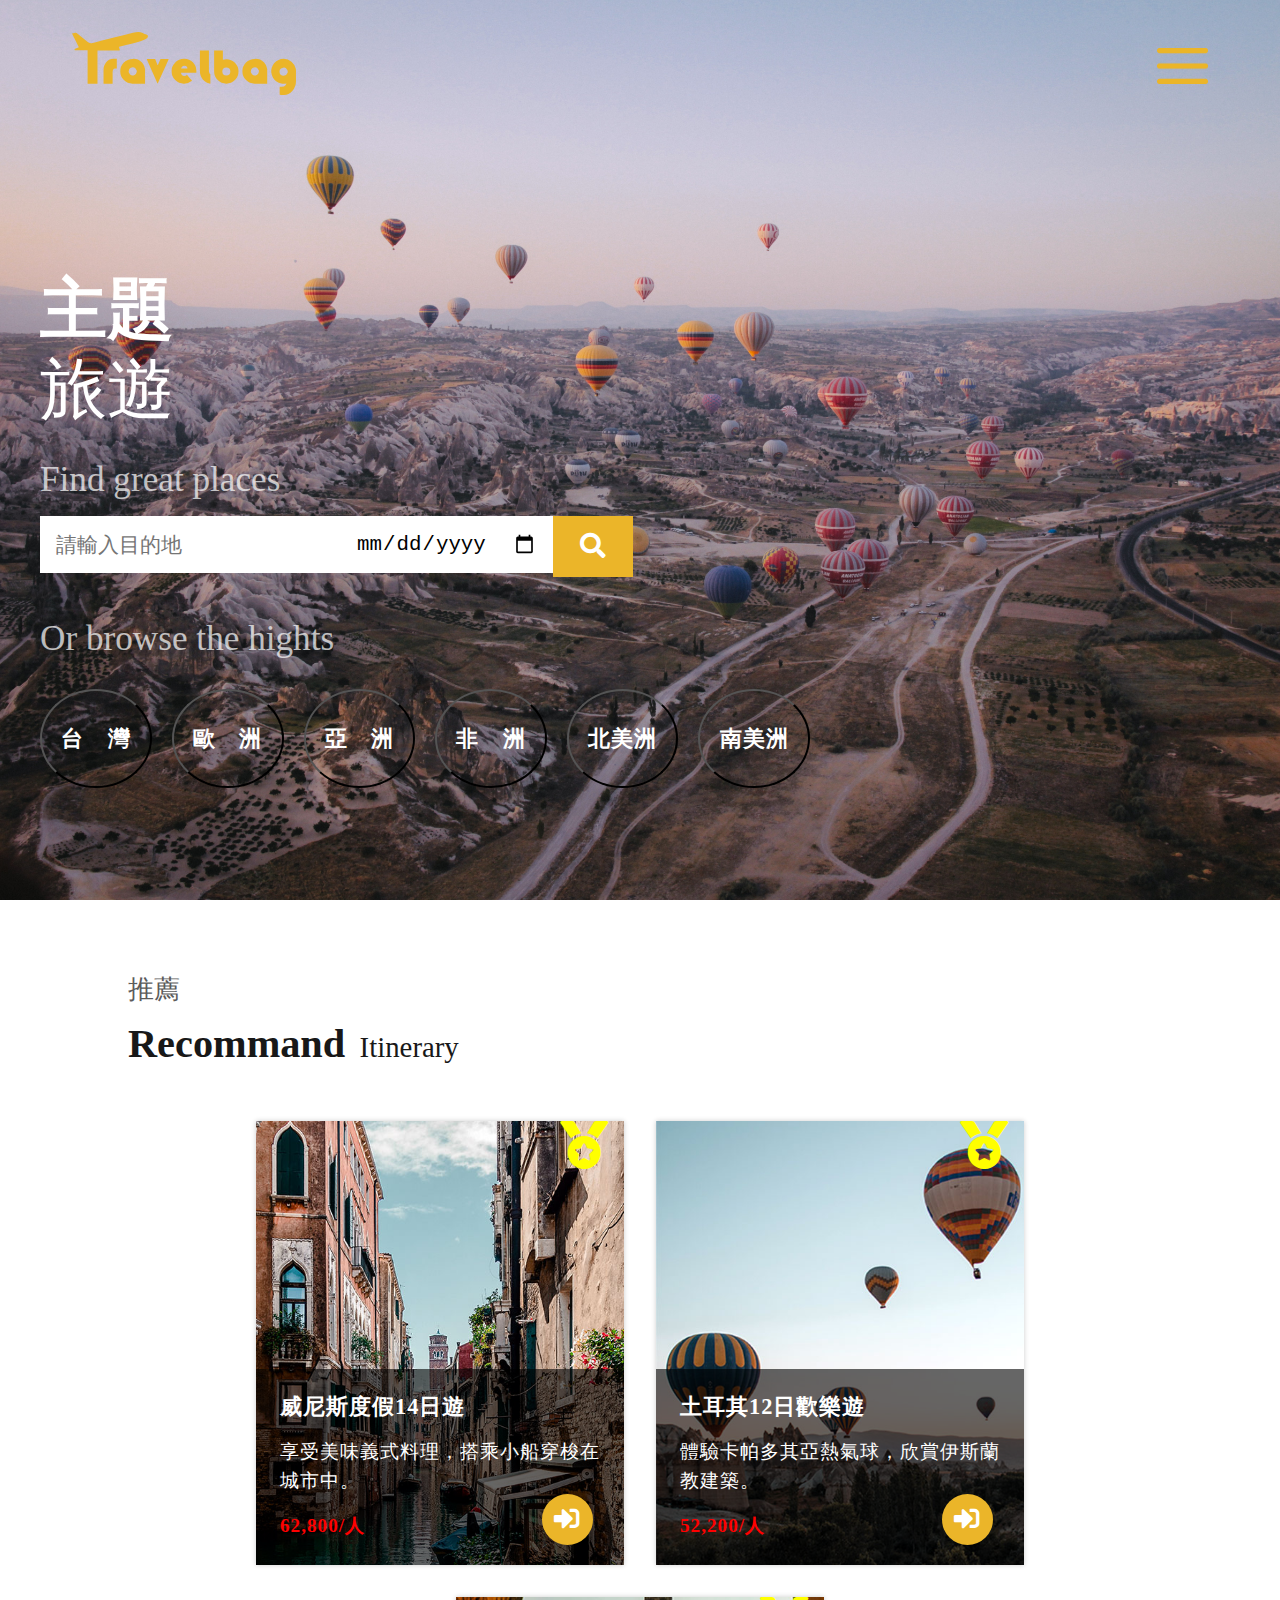
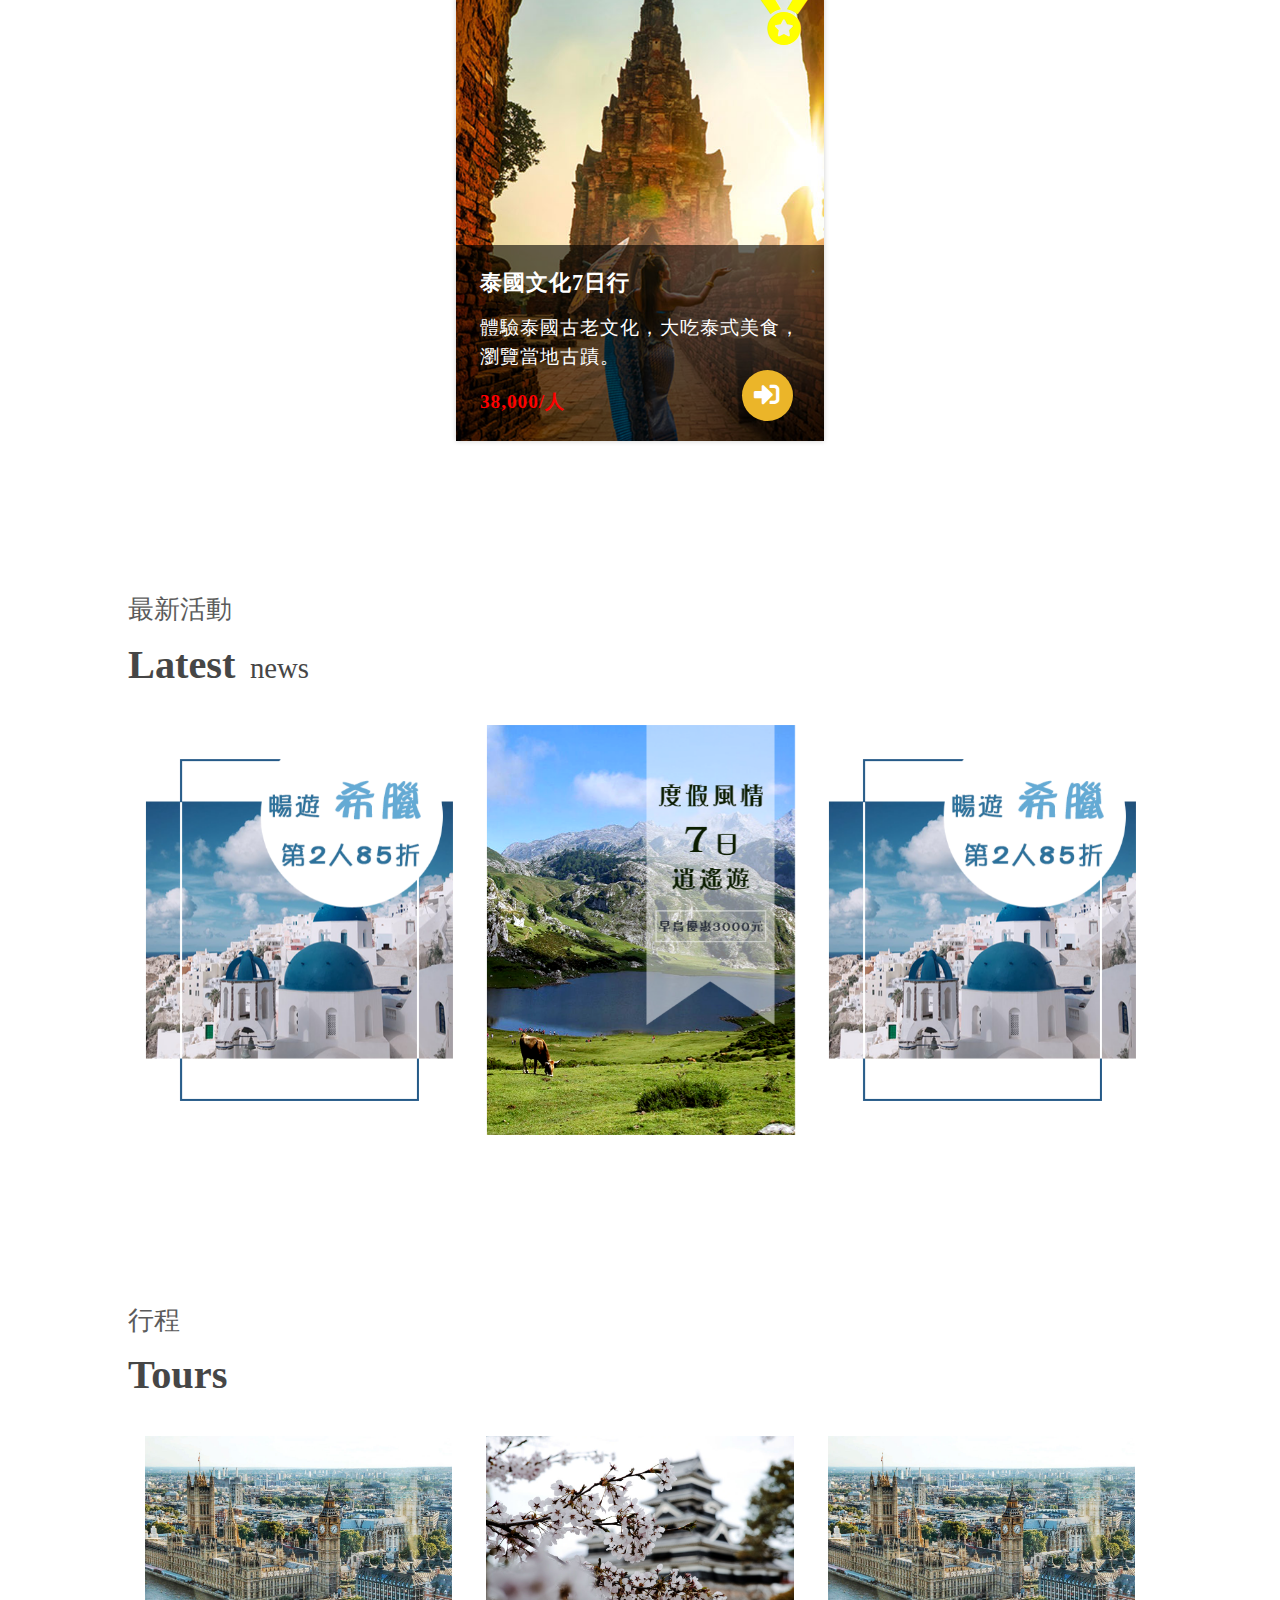
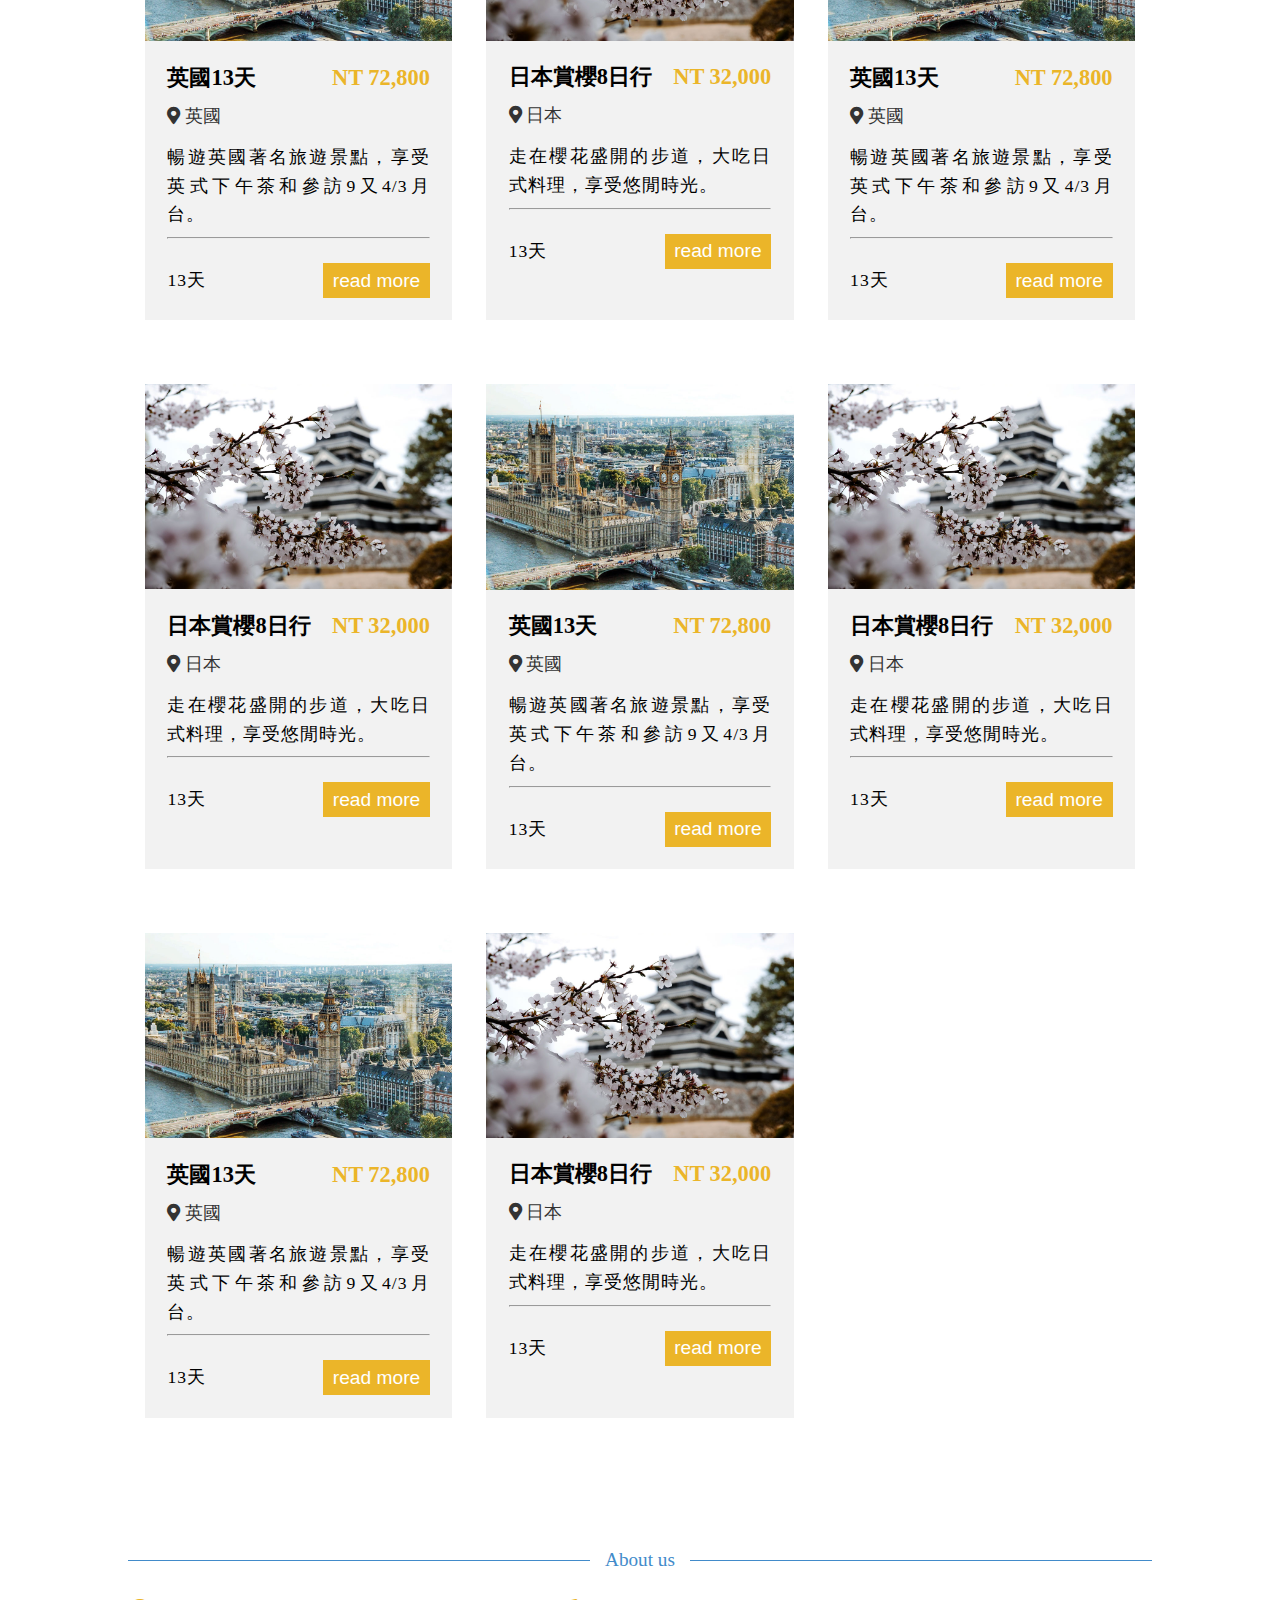
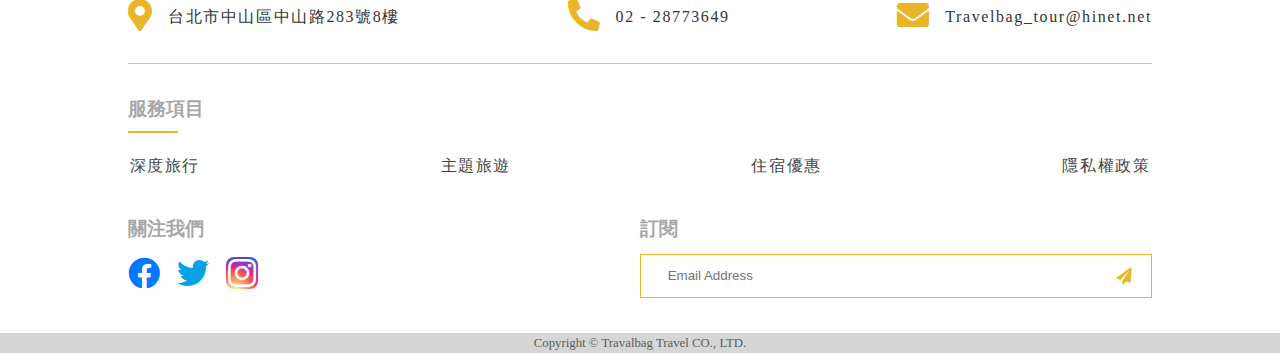
<file: theme.html>
<!DOCTYPE html>
<html lang="en">
<head>
  <meta charset="UTF-8">
  <meta http-equiv="X-UA-Compatible" content="IE=edge">
  <meta name="viewport" content="width=device-width, initial-scale=1.0">
  <title>Travelbag</title>
  <link rel="stylesheet" href="css/reset.css">
  <link rel="stylesheet" href="css/theme.css">
  <link rel="stylesheet" href="https://cdnjs.cloudflare.com/ajax/libs/font-awesome/5.15.3/css/all.min.css">
  <link rel="stylesheet" href="https://cdnjs.cloudflare.com/ajax/libs/OwlCarousel2/2.3.4/assets/owl.carousel.min.css">
  
</head>
<body>
  <!-- header section start -->
  <header>
    <div class="nav">
    <div class="header">
      <div class="logo">
        <img src="images/logo.svg">
      </div>
      <div class="menu">
        <img class="bars" src="images/menu.svg">
      </div>
    </div>
    </div>
  
      <nav class="navbar">
        <ul>
          <li style="--i:1;"><a href="index.html">首頁</a></li>
          <li style="--i:2;"><a href="deep.html">深度旅行</a></li>
          <li style="--i:3;"><a href="accommodation.html">住宿優惠</a></li>
          <li style="--i:4;"><a href="discussion.html">討論區</a></li>
          <li style="--i:5;"><a href="#">登入 / 註冊</a></li>
        </ul>
      </nav>
  
  </header>
<!-- header section end -->

<!-- banner section start -->
<section class="first" id="first">
  <div class="banner-bg">
    <img src="images/theme/banner-bg.jpg" alt="">
  </div>

  <div class="banner">
    <div>
      <h1 class="banner-title">
        <span>主題</span>旅遊
      </h1>
      <p class="banner-text">Find great places</p>

      <form class="banner-form">
        
          <input type="text" class="form-control" placeholder="請輸入目的地">
        
          <input type="date">
        
          <button class="submit-btn">
            <i class="fas fa-search"></i>
          </button>
      </form>

      <p class="banner-text">Or browse the hights</p>

      <div class="banner-btn">
        <button type="button" class="banner-btn">
          <span>台&emsp;灣</span>
        </button>

        <button type="button" class="banner-btn">
          <span>歐&emsp;洲</span>
        </button>

        <button type="button" class="banner-btn">
          <span>亞&emsp;洲</span>
        </button>

        <button type="button" class="banner-btn">
          <span>非&emsp;洲</span>
        </button>

        <button type="button" class="banner-btn">
          <span>北美洲</span>
        </button>

        <button type="button" class="banner-btn">
          <span>南美洲</span>
        </button>
      </div>

    </div>
  </div>
  
</section>
<!-- banner section end -->

<!-- recommand section start -->
<section class="recom section-py" id="recom">
  <div class="reco-name">推薦</div>
    <h2 class="reco-title">
      <span>Recommand</span>&ensp;Itinerary
    </h2>

  <div class="recom-container">
    
    <figure class="reco-card">
      <img src="images/theme/news001.jpg" alt="">
      <div class="award">
        <i class="fas fa-medal"></i>
      </div>
      <figcaption>
        <h3>威尼斯度假14日遊</h3>
        <p>享受美味義式料理，搭乘小船穿梭在城市中。</p>
        <p class="Rmoney">62,800/人
          <button class="re-btn">
            <i class="fas fa-sign-in-alt"></i>
          </button>
        </p>
        
      </figcaption>
    </figure>

    <figure class="reco-card">
      <img src="images/theme/news002.jpg" alt="">
      <div class="award"><i class="fas fa-medal"></i></div>
      <figcaption>
        <h3>土耳其12日歡樂遊</h3>
        <p>體驗卡帕多其亞熱氣球，欣賞伊斯蘭教建築。</p>
        <p class="Rmoney">52,200/人
          <button class="re-btn">
            <i class="fas fa-sign-in-alt"></i>
          </button>
        </p>
      </figcaption>
    </figure>

    <figure class="reco-card">
      <img src="images/theme/news003.jpg" alt="">
      <div class="award"><i class="fas fa-medal"></i></div>
      <figcaption>
        <h3>泰國文化7日行</h3>
        <p>體驗泰國古老文化，大吃泰式美食，瀏覽當地古蹟。</p>
        <p class="Rmoney">38,000/人
          <button class="re-btn">
            <i class="fas fa-sign-in-alt"></i>
          </button>
        </p>
      </figcaption>
    </figure>

  </div>
</section>
<!-- recommand section end -->

<!-- news section start -->
<section class="news section-py" id="news">
  <div class="news-name">最新活動</div>
    <h2 class="news-title">
      <span>Latest</span>&ensp;news
    </h2>

  <div>
    <div class="slider owl-carousel">

      <div class="card">
        <div class="img">
          <img src="images/theme/new01.png">
        </div>
      </div>

      <div class="card">
        <div class="img">
          <img src="images/theme/new02.png">
        </div>
      </div>

      <div class="card">
        <div class="img">
          <img src="images/theme/new01.png">
        </div>
      </div>

    </div>
  </div>
          
</section>
<!-- news section end -->

<!-- tour section start -->
<section class="tour section-py" id="tour">
  <div class="news-name">行程</div>
    <h2 class="news-title">
      <span>Tours</span>
    </h2>
  <div class="tour-contaier">

    <div class="tour-wrapper">
      <div class="to-card">
        <img src="images/theme/british01.jpg" alt="">
        <div class="card-body">
          <div class="tour-place">
            <h2>英國13天</h2>
            <h2 class="tour-price">NT 72,800</h2>
          </div>
          <p class="tour-map">
            <i class="fas fa-map-marker-alt"></i> 英國
          </p>
          <p class="normal-para">暢遊英國著名旅遊景點，享受英式下午茶和參訪9又4/3月台。</p>
          <hr>
        
        <div class="card-footer">
          <span class="normal-para">
            13天
          </span>
        <button class="btn-tour">read more</button>
      </div>
      </div>
      </div>

      <div class="to-card">
        <img src="images/theme/japan01.jpg" alt="">
        <div class="card-body">
          <div class="tour-place">
            <h2>日本賞櫻8日行</h2>
            <h2 class="tour-price">NT 32,000</h2>
          </div>
          <p class="tour-map">
            <i class="fas fa-map-marker-alt"></i> 日本
          </p>
          <p class="normal-para">走在櫻花盛開的步道，大吃日式料理，享受悠閒時光。</p>
          <hr>
        
        <div class="card-footer">
          <span class="normal-para">
            13天
          </span>
        <button class="btn-tour">read more</button>
      </div>
      </div>
      </div>

      <div class="to-card">
        <img src="images/theme/british01.jpg" alt="">
        <div class="card-body">
          <div class="tour-place">
            <h2>英國13天</h2>
            <h2 class="tour-price">NT 72,800</h2>
          </div>
          <p class="tour-map">
            <i class="fas fa-map-marker-alt"></i> 英國
          </p>
          <p class="normal-para">暢遊英國著名旅遊景點，享受英式下午茶和參訪9又4/3月台。</p>
          <hr>
        
        <div class="card-footer">
          <span class="normal-para">
            13天
          </span>
        <button class="btn-tour">read more</button>
      </div>
      </div>
      </div>

      <div class="to-card">
        <img src="images/theme/japan01.jpg" alt="">
        <div class="card-body">
          <div class="tour-place">
            <h2>日本賞櫻8日行</h2>
            <h2 class="tour-price">NT 32,000</h2>
          </div>
          <p class="tour-map">
            <i class="fas fa-map-marker-alt"></i> 日本
          </p>
          <p class="normal-para">走在櫻花盛開的步道，大吃日式料理，享受悠閒時光。</p>
          <hr>
        
        <div class="card-footer">
          <span class="normal-para">
            13天
          </span>
        <button class="btn-tour">read more</button>
      </div>
      </div>
      </div>

      <div class="to-card">
        <img src="images/theme/british01.jpg" alt="">
        <div class="card-body">
          <div class="tour-place">
            <h2>英國13天</h2>
            <h2 class="tour-price">NT 72,800</h2>
          </div>
          <p class="tour-map">
            <i class="fas fa-map-marker-alt"></i> 英國
          </p>
          <p class="normal-para">暢遊英國著名旅遊景點，享受英式下午茶和參訪9又4/3月台。</p>
          <hr>
        
        <div class="card-footer">
          <span class="normal-para">
            13天
          </span>
        <button class="btn-tour">read more</button>
      </div>
      </div>
      </div>

      <div class="to-card">
        <img src="images/theme/japan01.jpg" alt="">
        <div class="card-body">
          <div class="tour-place">
            <h2>日本賞櫻8日行</h2>
            <h2 class="tour-price">NT 32,000</h2>
          </div>
          <p class="tour-map">
            <i class="fas fa-map-marker-alt"></i> 日本
          </p>
          <p class="normal-para">走在櫻花盛開的步道，大吃日式料理，享受悠閒時光。</p>
          <hr>
        
        <div class="card-footer">
          <span class="normal-para">
            13天
          </span>
        <button class="btn-tour">read more</button>
      </div>
      </div>
      </div>

      <div class="to-card">
        <img src="images/theme/british01.jpg" alt="">
        <div class="card-body">
          <div class="tour-place">
            <h2>英國13天</h2>
            <h2 class="tour-price">NT 72,800</h2>
          </div>
          <p class="tour-map">
            <i class="fas fa-map-marker-alt"></i> 英國
          </p>
          <p class="normal-para">暢遊英國著名旅遊景點，享受英式下午茶和參訪9又4/3月台。</p>
          <hr>
        
        <div class="card-footer">
          <span class="normal-para">
            13天
          </span>
        <button class="btn-tour">read more</button>
      </div>
      </div>
      </div>

      <div class="to-card">
        <img src="images/theme/japan01.jpg" alt="">
        <div class="card-body">
          <div class="tour-place">
            <h2>日本賞櫻8日行</h2>
            <h2 class="tour-price">NT 32,000</h2>
          </div>
          <p class="tour-map">
            <i class="fas fa-map-marker-alt"></i> 日本
          </p>
          <p class="normal-para">走在櫻花盛開的步道，大吃日式料理，享受悠閒時光。</p>
          <hr>
        
        <div class="card-footer">
          <span class="normal-para">
            13天
          </span>
        <button class="btn-tour">read more</button>
      </div>
      </div>
      </div>

    </div>
  </div>

  <!-- page -->

</section>
<!-- tour section end -->

<!-- footer section start-->
<section class="footer">
  
  <about id="about">
    <h2><span>About us</span></h2>
  </about>

    <div class="footer-block1">
      <div class="row">
        <div class="location">
          <i class="fas fa-map-marker-alt"></i>
          <div class="">
            <span>台北市中山區中山路283號8樓</span>
          </div>
        </div>
        <div class="">
          <div class="phone">
            <i class="fas fa-phone-alt"></i>
              <div class="">
                  <span>02 - 28773649</span>
              </div>
          </div>
        </div>
        <div class="">
          <div class="email">
            <i class="fas fa-envelope"></i>
              <div class="">   
                <span>Travelbag_tour@hinet.net</span>
              </div>
          </div>
        </div>
      </div>
    </div>
    <div class="single-cta"></div>
    <div class="footer-block3">
        <div class="">
          <div class="">
            <div class="footer-link-text">
              <h3>服務項目</h3>
            </div>
            <div class="footer-detail">
              <ul>
                <li>
                  <a href="#">深度旅行</a>
                </li>
                <li>
                  <a href="#">主題旅遊</a>
                </li>
                <li>
                  <a href="#">住宿優惠</a>
                </li>
                <li>
                  <a href="#">隱私權政策</a>
                </li>
              </ul>
            </div>
          </div>
        </div>
    </div> 
    
    <div class="footer-block2">
      <div class="row">
        <div class="footer-left">
          <div class="footer-social-icon">
            <h3>關注我們</h3>
            <div class="footer-social-item">
              <a href="#"><i class="fab fa-facebook"></i></a>
              <a href="#"><i class="fab fa-twitter"></i></a>
              <a href="#"><i class="fab fa-instagram"></i></a>
            </div>
          </div>
        </div>
     
      <div class="footer-right">
        <div class="footer-widget-tital">
          <h3>訂閱</h3>
        </div>

        <div class="subscribe-form">
          <form action="#">
            <input type="text" placeholder="Email Address">
            <button><i class="fas fa-paper-plane"></i></button>
          </form>
        </div>
      </div>
    </div>
    </div>

    <!-- footer-sm -->
    <div class="footer-left-s">
      <div class="footer-social-icon">
        <h3>關注我們</h3>
        <div class="footer-social-item">
          <a href="#"><i class="fab fa-facebook"></i></a>
          <a href="#"><i class="fab fa-twitter"></i></a>
          <a href="#"><i class="fab fa-instagram"></i></a>
        </div>
      </div>
    </div>

    <div class="footer-right-s">
      <div class="footer-widget-tital">
        <h3>訂閱</h3>
      </div>

      <div class="subscribe-form">
        <form action="#">
          <input type="text" placeholder="Email Address">
          <button><i class="fas fa-paper-plane"></i></button>
        </form>
      </div>
    </div>
 
  </section>   

<!-- copyright -->
  <div class="copyright-area">
    <div class="">
      <div class="">
        <div class="">
          <div class="copyright-text">
            <p>Copyright &copy; Travalbag Travel CO., LTD.</p>
          </div>
        </div>
      </div>
    </div>
  </div>

  <!-- script -->
  <script src="https://cdnjs.cloudflare.com/ajax/libs/jquery/3.6.0/jquery.min.js"></script>
  <script src="https://cdnjs.cloudflare.com/ajax/libs/OwlCarousel2/2.3.4/owl.carousel.min.js"></script>

  <script src="js/theme.js"></script>
</body>
</html>
</file>
<file: css/theme.css>
:root{
  --orange:#EBB529;
  --transition5s: all .5s ease;
  --swiper-theme-color: #EBB529 !important;
}

body{
  box-sizing: border-box;
  font-family: 'roboto';
}

a{
  text-decoration: none;
}

.reco-name,.news-name,
.reco-title,.news-title{
  margin: 0 auto;
  width: 80%;
  max-width: 1200px;
  padding: .4em 0;
  opacity: .9;
}

.reco-name,.news-name{
  font-size: 1.6em;
  opacity: .8;
  padding-top: 3em;
  color: #333;
}

.reco-title,.news-title{
  font-size: 1.8em;
  margin-bottom: 1em;
}

.reco-title span,.news-title span{
  font-weight: bold;
  font-size: 1.4em;
}


/* header */
.nav-toggle{
  transform:translateX(-30rem);
}

.menu{
  color: var(--orange);
  cursor: pointer;
  overflow: hidden;
  width: 2rem;
  padding-top: .2rem;
}

.menu img{
  width: 100%;
}

.navbar{
  height: 100vh;
  width: 30rem;
  position: fixed;
  top: 0;
  right: 0;
  background: #111;
  display: none;
  z-index: 888;
}

.navbar ul{
  display: flex;
  align-items: center;
  padding-top: 5rem;
  padding-left: 6rem;
  flex-flow: column;
  height: 100%;
  list-style: none;
}

.navbar ul li{
  margin-top: 3em;
  animation: fadeIn .2s linear backwards;
  animation-delay: calc(.3s*var(--i));
}

@keyframes fadeIn{
  0%{
    transform: translateY(-8rem);
    opacity: 0;
  }
}

.navbar ul li a{
  font-size: 1.3rem;
  color: #fff;
  text-decoration: none;
}

.navbar ul li a:hover{
  color: var(--orange);
}

header{
  margin: 0 auto;
  width: 100%;
  max-width: 1200px;
}

.nav {
  position: fixed;
  z-index: 999;
  width: 100%;
  max-width: 1200px;
  padding: 2rem 1.2rem 0 1.2rem;
  box-sizing: border-box;
}

.header{
  display: flex;
  justify-content: space-between;
}

.logo{
  width: 7rem;
}

.logo img{
  width: 100%;
}

@media screen and (min-width: 700px) {
  .logo{
    width: 10rem;
  }
  .navbar ul{
    padding-right: 6rem;
  }
  .navbar ul li a{
    font-size: 1.6rem;
  }
  .menu{
    width: 2.6rem;
  }
  .nav{
    padding: 2rem 1.6rem 0 1.6rem;
  }
}

@media screen and (min-width: 992px) {
 .logo{
    width: 14rem;
  }
  .menu{
    width: 3.2rem;
    padding-top: 1rem;
  }
  .nav{
    padding: 2rem 2rem 0 2rem;
  }
  .navbar ul li a{
    font-size: 1.8rem;
  }
  .navbar ul li{
    margin-top: 4.2rem;
  }
  .navbar ul{
    padding-top: 8rem;
  }
}

/* ///// */
.first{
  position: relative;
  height: 100vh;
  width: 100%;
  overflow: hidden;
  z-index: 0;
}

.banner-bg img{
  position: absolute;
  height: 100%;
  object-fit: cover;
  z-index: -1;
  width: 100%;
  background-repeat: no-repeat;
  background-attachment: fixed;
  background-position: center;
  background-size: cover;  
}


/* banner */
.banner{
  color: #fff;
  margin: 1.2em 0;
  align-items: center;
  display: flex;
  top: 30%;
  position: relative;
  max-width: 1200px;
  margin: 0 auto;
  padding: 0 2rem;
}

.banner-title{
  font-size: 4.2rem;
  line-height: 5rem;
}

.banner-title span{
  font-weight: bold;
  display: block;
}

.banner-text{
  font-size: 2.2rem;
  opacity: .7;
  margin-top: 2rem;
}

.banner-form{
  margin: 1.2rem 0;
  display: flex;
  flex-wrap: wrap;
}

.banner-form input{
  padding: 1rem;
  font-size: 1.3rem;
  outline: none;
  border: none;
  margin-bottom: 1rem;
}

.submit-btn{
  width: 5rem;
  height: 3.8rem;
  background: var(--orange);
  box-sizing: border-box;
  color: #fff; 
  outline: 0;
  border: 0;
  font-size: 1.6rem;
}

.banner-btn{
  margin: 1rem 1rem 1rem 0;
  transition: var(--transition5s);
}

.banner-btn button{
  border-radius: 50%;
  padding: 2rem 1.2rem;
  background: transparent;
}

.banner-btn span{
  font-size: 1.4rem;
  color: white;
  font-weight: bold;
  letter-spacing: 1px;
}

.banner-btn button:hover{
  background: var(--orange);
}

@media screen and (max-width:768px){
  .banner-title{
    font-size: 3.6rem;
    line-height: 4.6rem;
  }
  .banner-text{
    font-size: 1.6rem;
    margin-top: 1.6rem;
  }
  .banner-form input{
    padding: .8rem;
    font-size: 1rem;
  }
  .submit-btn{
    width: 4rem;
    height: 3.1rem;
    font-size: 1.4rem;
  }
  .banner-btn span{
    font-size: 1.2rem;
  }
  .banner-btn button{
    padding: 1.8rem 1rem;
  }
}
@media screen and (max-width:420px){
  .banner-title{
    font-size: 2.6rem;
    line-height: 3.2rem;
  }
  .banner-text{
    font-size: 1.2rem;
    margin-top: 1rem;
  }
  .banner-form input{
    padding: .7rem;
    font-size: .9rem;
  }
  .submit-btn{
    width: 3rem;
    height: 2.8rem;
    font-size: 1rem;
  }
  .banner-btn span{
    font-size: .9rem;
  }
  .banner-btn button{
    padding: 1.3rem .6rem;
  }
  .banner{
    top: 20%;
  }
}

/* recommand */
.recom-container{
  display: flex;
  flex-wrap: wrap;
  width: 90%;
  margin: 0 auto;
  justify-content: center;
  max-width: 1200px;
  padding-bottom: 4rem;
}

.reco-card {
  box-shadow: 0 0 5px rgba(0, 0, 0, 0.2);
  color: #ffffff;
  line-height: 1.8rem;
  max-width: 23rem;
  letter-spacing: 1px;
  overflow: hidden;
  position: relative;
  text-align: left;
  width: 100%;
  -webkit-box-sizing: border-box;
  box-sizing: border-box;
  -webkit-transition: all 0.25s ease;
  transition: all 0.25s ease;
  margin: 1rem 1rem;
}

.reco-card img {
  max-width: 100%;
  vertical-align: top;
  position: relative;
}

.reco-card figcaption {
  padding: 1.5rem;
  position: absolute;
  bottom: 0;
  z-index: 1;
  background-color: rgba(0, 0, 0, 0.6);
}

.reco-card .award {
  color: yellow;
  min-height: 48px;
  min-width: 48px;
  position: absolute;
  right: 15px;
  text-align: center;
  top: 0;
}

.reco-card .award i{
  font-size: 3rem;
}

.reco-card h3 {
  font-weight: bold;
  font-size: 1.4rem;
}

.reco-card p {
  margin-top: 1rem;
  text-align: justify;
  font-size: 1.2rem;
}

.Rmoney{
  font-weight: bold;
  color: red;
}

.re-btn{
  color: #fff;
  font-size: 1.6rem;
  cursor: pointer;
  background: var(--orange);
  right:1.2em;
  position: absolute;
  outline: none;
  border: none;
  border-radius: 50%;
  padding: .7rem .8rem;
  bottom: 1.2rem;
}


@media screen and (max-width:768px){
  .reco-name, .news-name{
    font-size: 1.3rem;
  }
  .reco-title, .news-title{
    font-size: 1.4rem;
  }
}


@media screen and (max-width:640px){
  /* .banner-btn button {
    padding: .7em 1.6em ;
  }

  .banner-btn {
    margin: .4em .4em .4em 0;
  } 

  .banner-btn span {
    font-size: .9em;
  } */
}

@media screen and (max-width:420px){
  .reco-name, .news-name{
    font-size: 1rem;
  }
  .reco-title, .news-title{
    font-size: 1rem;
  }
}

/* news */
.owl-nav{
  text-align: center;
  font-size: 3.4rem;
  color: #9c9c9c;
  padding-top: 2rem;
}

.owl-nav span{
  padding: 4rem;
}

.news{
  padding-bottom: 6rem;
}

.news-name,
.news-title{
  color: #333;
}

.owl-carousel{
  width: 80% !important;
  margin: 0 auto;
}

.slider{
  max-width: 1200px;
  display: flex;
}

.slider .card{
  width: 90%;
  margin: 0 auto;
}

.slider .card .img{
  height: 100%;
  width: 100%;
}

.slider .card .img img{
  height: 100%;
  width: 100%;
  object-fit: cover;
}

.slider .card .content{
  padding: 1em 1em;
}


/* tour */
.tour-contaier{
  width: 80%;
  max-width: 1200px;
  margin: 0 auto;
}

.to-card{
  background: #f2f2f2;
  margin: 0 auto;
  width: 90%;
  margin-bottom: 4rem;
}

.to-card img{
  width: 100%;
}

.card-body{
  padding: 1.4rem;
}

.tour-place h2{
  font-size: 1.4rem;
  font-weight: bold;
}

.card-footer{
  padding-top: 1rem;
  display: flex;
  justify-content: space-between;
  align-items: center;
}

.tour-map{
  padding: 1.1rem 0;
  font-size: 1.1rem;
  color: #333;
}

.tour-place{
  display: flex;
  align-items: center;
  justify-content: space-between;
}

.tour-price{
  color: var(--orange);
  font-size: 1.3rem;
  font-weight: bold;
}

.normal-para{
  font-size: 1.1rem;
  line-height: 1.8rem;
  text-align: justify;
  letter-spacing: 1px;
}

.btn-tour{
  background: var(--orange);
  border: none;
  outline: none;
  color: #fff;
  padding: .4rem .6rem;
  font-size: 1.2rem;
  cursor: pointer;
}

.btn-tour:hover{
  opacity: .8;
}

.tour-wrapper{
  display: grid;
}

@media screen and (min-width:768px){
  .tour-wrapper{
    grid-template-columns:repeat(2,1fr);
  }
}

@media screen and (min-width:1200px){
  .tour-wrapper{
    grid-template-columns: repeat(3,1fr);
  }
}

/* page */

/* footer */
.footer {
  margin: 0 auto;
  width: 80%;
  color: #333;
  max-width: 1200px;
}

.single-cta {
  margin-top: 1em;
  border-bottom: 1px solid #c2c2c2;
}

.location,
.phone,
.email{
  display: flex;
  margin-bottom: 1em;
}

.location i,
.phone i,
.email i {
  color: #EBB529;
  font-size: 2em;
}

.location span,
.phone span,
.email span {
  padding-left: 1em;
  display: inline-block;
  letter-spacing: .1em;
  margin-top: .6em;
}

.footer-block1 .row {
  display: flex;
  flex-wrap: wrap;
  justify-content: space-between;
}

.footer-block2 {
  margin-top: 1.8em;
}

.footer-social-icon h3 {
  color: rgb(167, 167, 167);
  display: block;
  font-size: 1.2em;
  font-weight: 600;
  margin-bottom: 1em;
  position: relative;
}
.footer-left{
  width: 50%;
}

.footer-right{
  width: 50%;
}

.fab {
  font-size: 2em;
}

.fa-facebook{
  color: #0078ff;
  padding-right: .4em;
}

.fa-twitter{
  color: #08a0e9;
  padding-right: .4em;
}

.fa-instagram{
  width: 1em;
  height: 1em;
  text-align: center;
  border-radius: 8px;
  color: #fff;
  background: #d6249f;
  background: radial-gradient(circle at 30% 107%, #fdf497 0%, #fdf497 5%, #fd5949 45%,#d6249f 60%,#285AEB 90%);
}

.footer-link-text h3 {
  color: rgb(167, 167, 167);
  font-size: 1.2em;
  font-weight: 600;
  margin-bottom: 40px;
  position: relative;
  margin-top: 1.8em;
}

.footer-link-text h3::before {
  content: "";
  position: absolute;
  left: 0;
  bottom: -15px;
  height: 2px;
  width: 50px;
  background: #EBB529;
}

.footer-detail ul{
  display: flex;
  flex-wrap: wrap;
  justify-content:space-between;
  width: 100%;
  margin: 0 auto;
}

.footer-detail li {
  margin-bottom: 1em;
  font-size: 1em;
  color: #444;
  margin-left: .1em;
  margin-right: .1em;
  letter-spacing: .1em;
}

.footer-detail ul li a:hover{
  color: #EBB529;
}

.footer-detail ul li a {
  color: #444;
}

.footer-widget-tital h3 {
  color: rgb(167, 167, 167);
  font-size:1.2em;
  font-weight: 600;
  position: relative;
}

.footer-block2 span{
  width: 100%;
  height: 2em;
}

.subscribe-form {
  position: relative;
  width: 100%;
  margin-top: 1em;
}

.subscribe-form input {
  width: 100%;
  padding: 1em 2em;
  background: #ffffff;
  border: 1px solid #EBB529;
  color: #fff;
  box-sizing: border-box;
}

.subscribe-form button {
    position: absolute;
    right:0;
    background: none;
    padding: 13px 20px;
    border: 0;
    bottom: 0;
}

.subscribe-form button i {
  color: #EBB529;
  font-size: 1.2em;
  transform: rotate(-6deg);
}

.row{
  display: flex;
  flex-wrap: wrap;
}

#about h2 {
  padding: 30px 0;
  color: #428bca;
  position: relative;
  text-align: center;
  font-size: 1.2em;
  margin-top: 2em;
}

#about h2 span {
  background: #fff;
  padding: 0 15px;
  position: relative;
  z-index: 1;
}

#about h2:before {
  background: #428bca;
  content: "";
  display: block;
  height: 1px;
  position: absolute;
  top: 50%;
  width: 100%;
}

@media screen and (max-width:767px) {
  .footer-block2{
    display: none;
  }

  .footer-left-s{
    margin-top: 1.6em;
  }

  .footer-right-s{
    margin-top: 1.6em;
  }
}

@media screen and (min-width:768px) {
  .footer-left-s,
  .footer-right-s{
    display: none;
  }
}

@media(max-width:768px){
  .footer,
  .copyright-area{
    font-size: 100%;
  }
}


/* copyright */
.copyright-text{
  padding-top: 2.2em;
  margin: 0 auto;
  width: 100%;
}

.copyright-text p {
  bottom: 0;
  font-size: .8em;
  color: #5c5c5c;
  text-align: center;
  background-color: #d6d6d6;
  padding: .3em 0;
}
</file>
